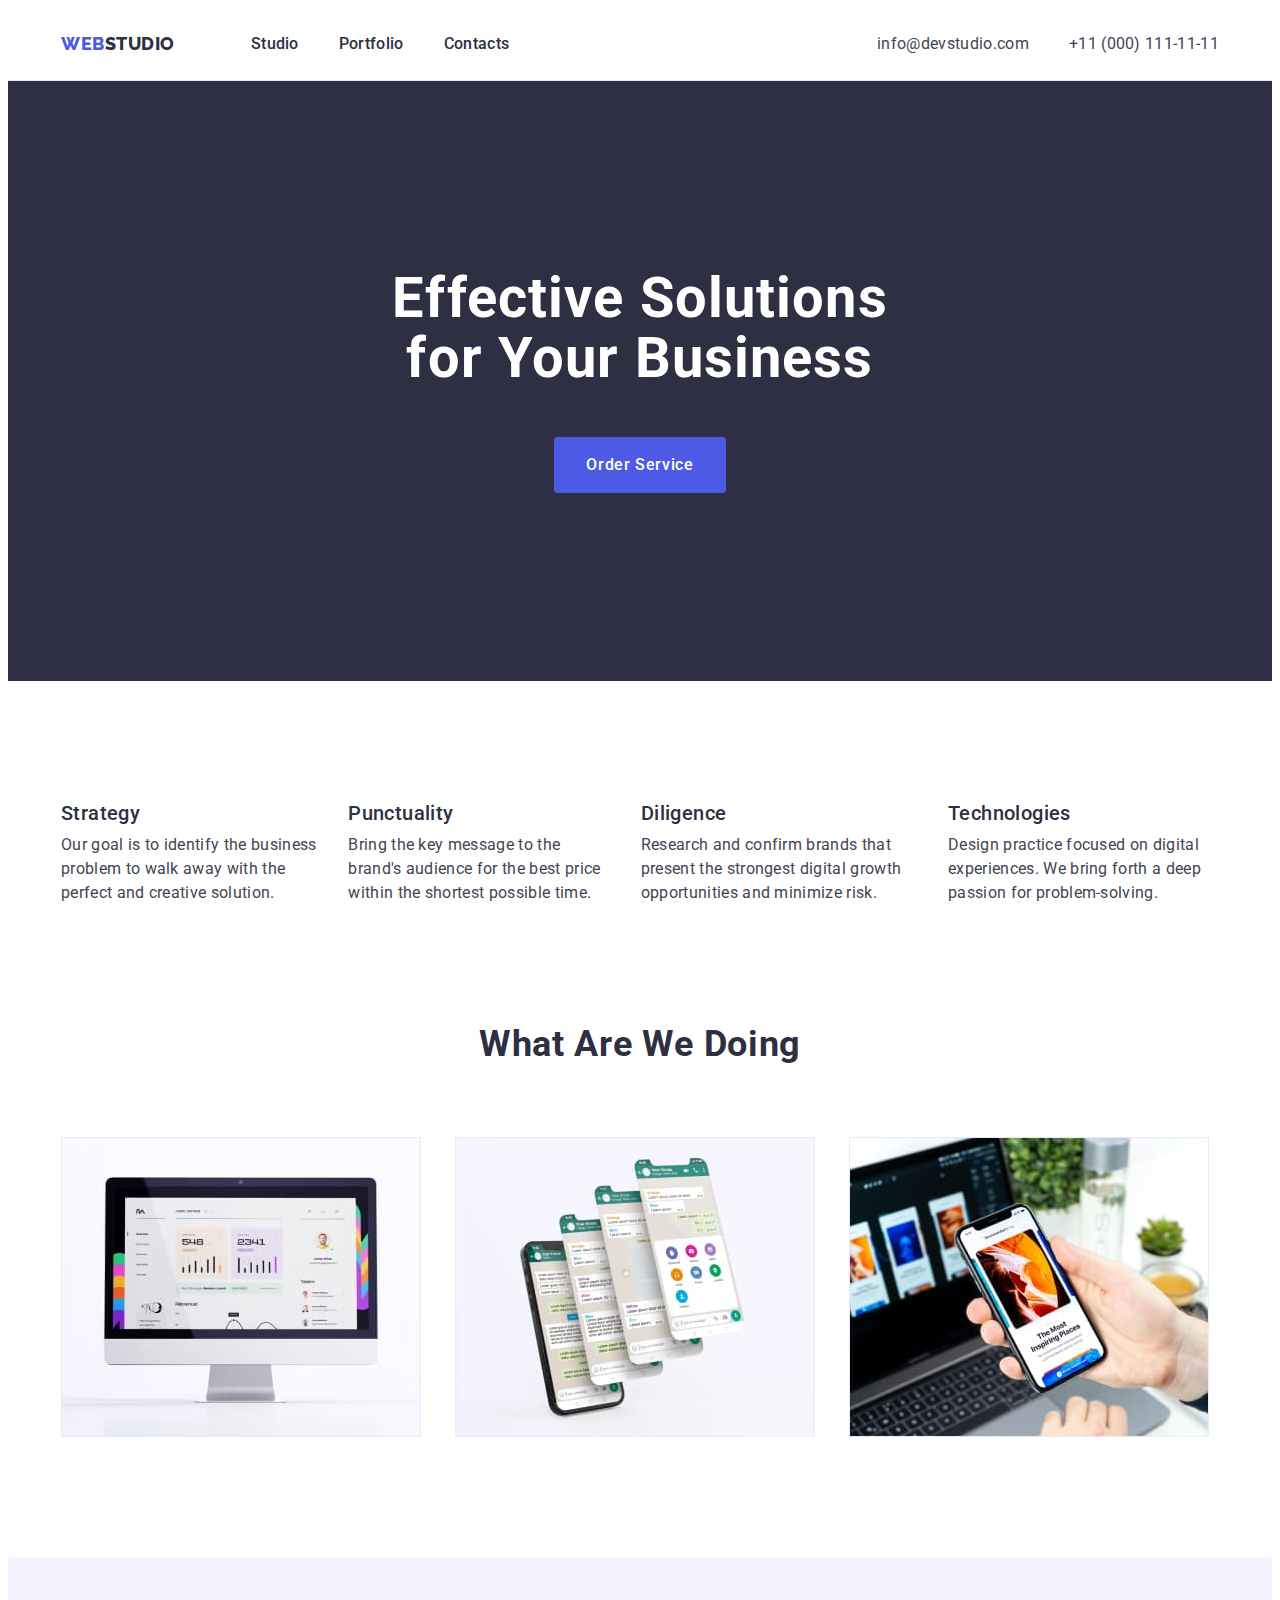
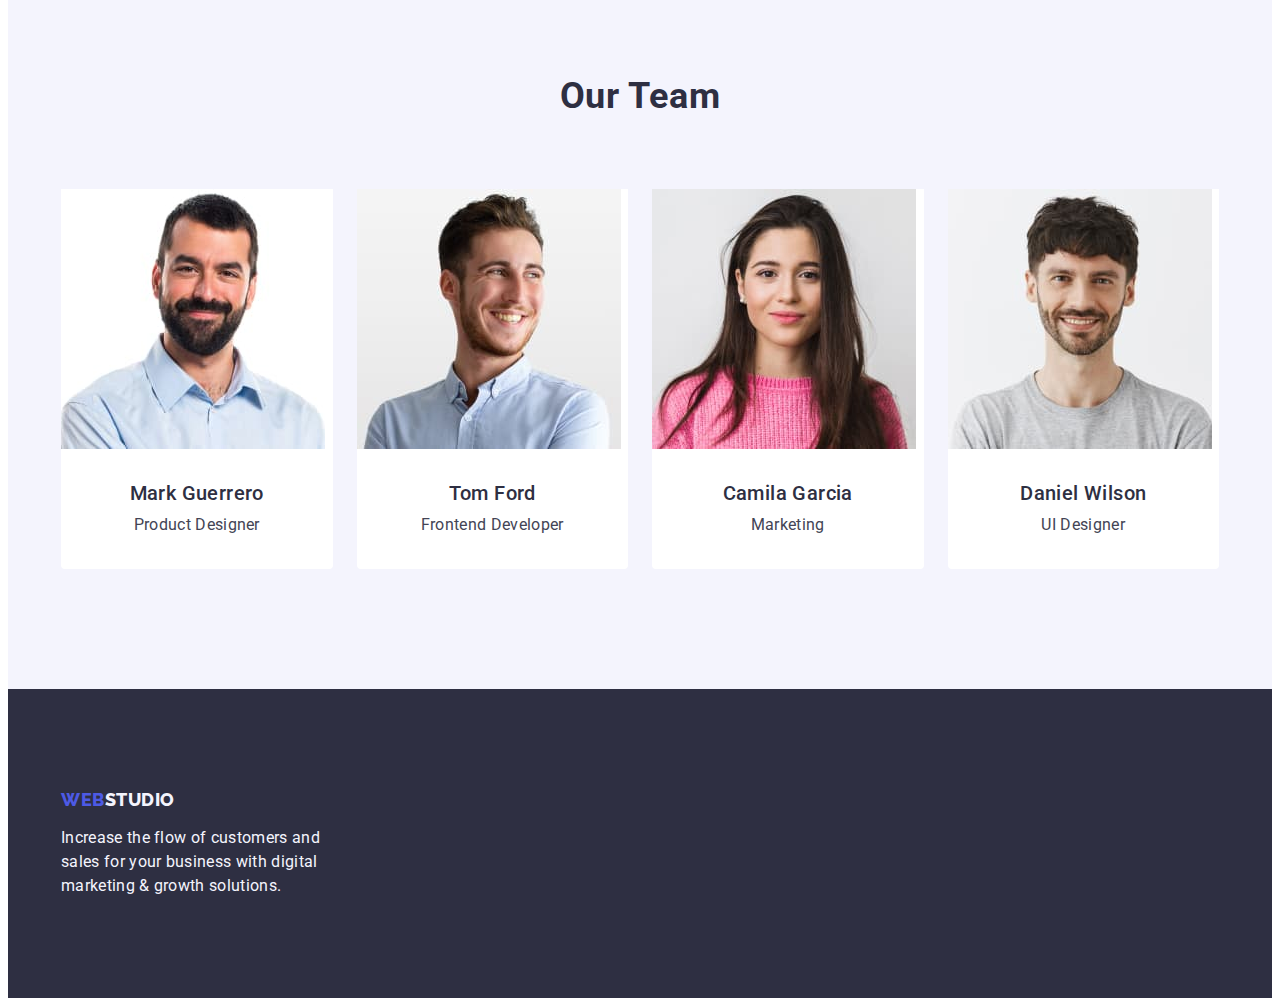
<file: index.html>
<!DOCTYPE html>
<html lang="en">
  <head>
    <meta charset="UTF-8" />
    <meta http-equiv="X-UA-Compatible" content="IE=edge" />
    <meta name="viewport" content="width=device-width, initial-scale=1.0" />
    <title>Main Page</title>
    <link rel="preconnect" href="https://fonts.googleapis.com" />
    <link rel="preconnect" href="https://fonts.gstatic.com" crossorigin />
    <link href="https://fonts.googleapis.com/css2?family=Raleway:wght@800&family=Roboto:wght@400;500;700;900&display=swap" rel="stylesheet" />
    <link
      rel="stylesheet"
      href="https://cdnjs.cloudflare.com/ajax/libs/modern-normalize/1.1.0/modern-normalize.min.css"
      integrity="sha512-wpPYUAdjBVSE4KJnH1VR1HeZfpl1ub8YT/NKx4PuQ5NmX2tKuGu6U/JRp5y+Y8XG2tV+wKQpNHVUX03MfMFn9Q=="
      crossorigin="anonymous"
      referrerpolicy="no-referrer"
    />
    <link rel="stylesheet" href="./css/styles.css" />
  </head>
  <body>
    <!--Header-->
    <header class="header">
      <div class="container header-container">
        <nav class="header-navigation">
          <a class="header-logo link" href="./index.html">Web<span class="span-logo">Studio</span></a>
          <ul class="header-list list">
            <li class="header-item"><a class="header-link link" href="./index.html">Studio</a></li>
            <li class="header-item"><a class="header-link link" href="./portfolio.html">Portfolio</a></li>
            <li class="header-item"><a class="header-link link" href="">Contacts</a></li>
          </ul>
        </nav>
        <address class="address">
          <ul class="address-list list">
            <li><a class="link header-email-phone" href="mailto:info@devstudio.com">info@devstudio.com</a></li>
            <li><a class="link header-email-phone" href="tel:+110001111111">+11 (000) 111-11-11</a></li>
          </ul>
        </address>
      </div>
    </header>
    <!--Main content-->
    <main>
      <!--Hero-->
      <section class="hero-section section">
        <h1 class="hero-title">Effective Solutions for Your Business</h1>
        <button class="hero-button" type="button">Order Service</button>
      </section>
      <!--Features-->
      <section class="section-features section">
        <div class="container">
          <h2 class="features-title visually-hidden">Features</h2>
          <ul class="features-list list">
            <li>
              <h3 class="feature-name">Strategy</h3>
              <p class="feature-description">Our goal is to identify the business problem to walk away with the perfect and creative solution.</p>
            </li>
            <li>
              <h3 class="feature-name">Punctuality</h3>
              <p class="feature-description">Bring the key message to the brand's audience for the best price within the shortest possible time.</p>
            </li>
            <li>
              <h3 class="feature-name">Diligence</h3>
              <p class="feature-description">
                Research and confirm brands that present the strongest digital growth opportunities and minimize risk.
              </p>
            </li>
            <li>
              <h3 class="feature-name">Technologies</h3>
              <p class="feature-description">Design practice focused on digital experiences. We bring forth a deep passion for problem-solving.</p>
            </li>
          </ul>
        </div>
      </section>
      <!--Portfolio-->
      <section class="work-examples section">
        <div class="container">
          <h2 class="examples-title">What are we doing</h2>
          <ul class="examples-list list">
            <li class="examples-item"><img src="./images/portfolio1.jpg" alt="Portfolio, available options" width="360" height="300" /></li>
            <li class="examples-item"><img src="./images/portfolio2.jpg" alt="Portfolio, available options" width="360" height="300" /></li>
            <li class="examples-item"><img src="./images/portfolio3.jpg" alt="Portfolio, available options" width="360" height="300" /></li>
          </ul>
        </div>
      </section>
      <!--Contacts-->
      <section class="section-contacts section">
        <div class="container">
          <h2 class="contacts-title">Our Team</h2>
          <ul class="contacts-list list">
            <li class="contacts-items">
              <img src="./images/teammember1.jpg" alt="Team members photo" width="264" height="260" />
              <h3 class="contact-name">Mark Guerrero</h3>
              <p class="contact-position">Product Designer</p>
            </li>
            <li class="contacts-items">
              <img src="./images/teammember2.jpg" alt="Team members photo" width="264" height="260" />
              <h3 class="contact-name">Tom Ford</h3>
              <p class="contact-position">Frontend Developer</p>
            </li>
            <li class="contacts-items">
              <img src="./images/teammember3.jpg" alt="Team members photo" width="264" height="260" />
              <h3 class="contact-name">Camila Garcia</h3>
              <p class="contact-position">Marketing</p>
            </li>
            <li class="contacts-items">
              <img src="./images/teammember4.jpg" alt="Team members photo" width="264" height="260" />
              <h3 class="contact-name">Daniel Wilson</h3>
              <p class="contact-position">UI Designer</p>
            </li>
          </ul>
        </div>
      </section>
    </main>
    <!--Footer-->
    <footer class="footer">
      <div class="container">
        <a class="footer-logo link" href="./index.html">Web<span class="span-logo-footer">Studio</span></a>
        <p class="footer-text">Increase the flow of customers and sales for your business with digital marketing & growth solutions.</p>
      </div>
    </footer>
  </body>
</html>
</file>
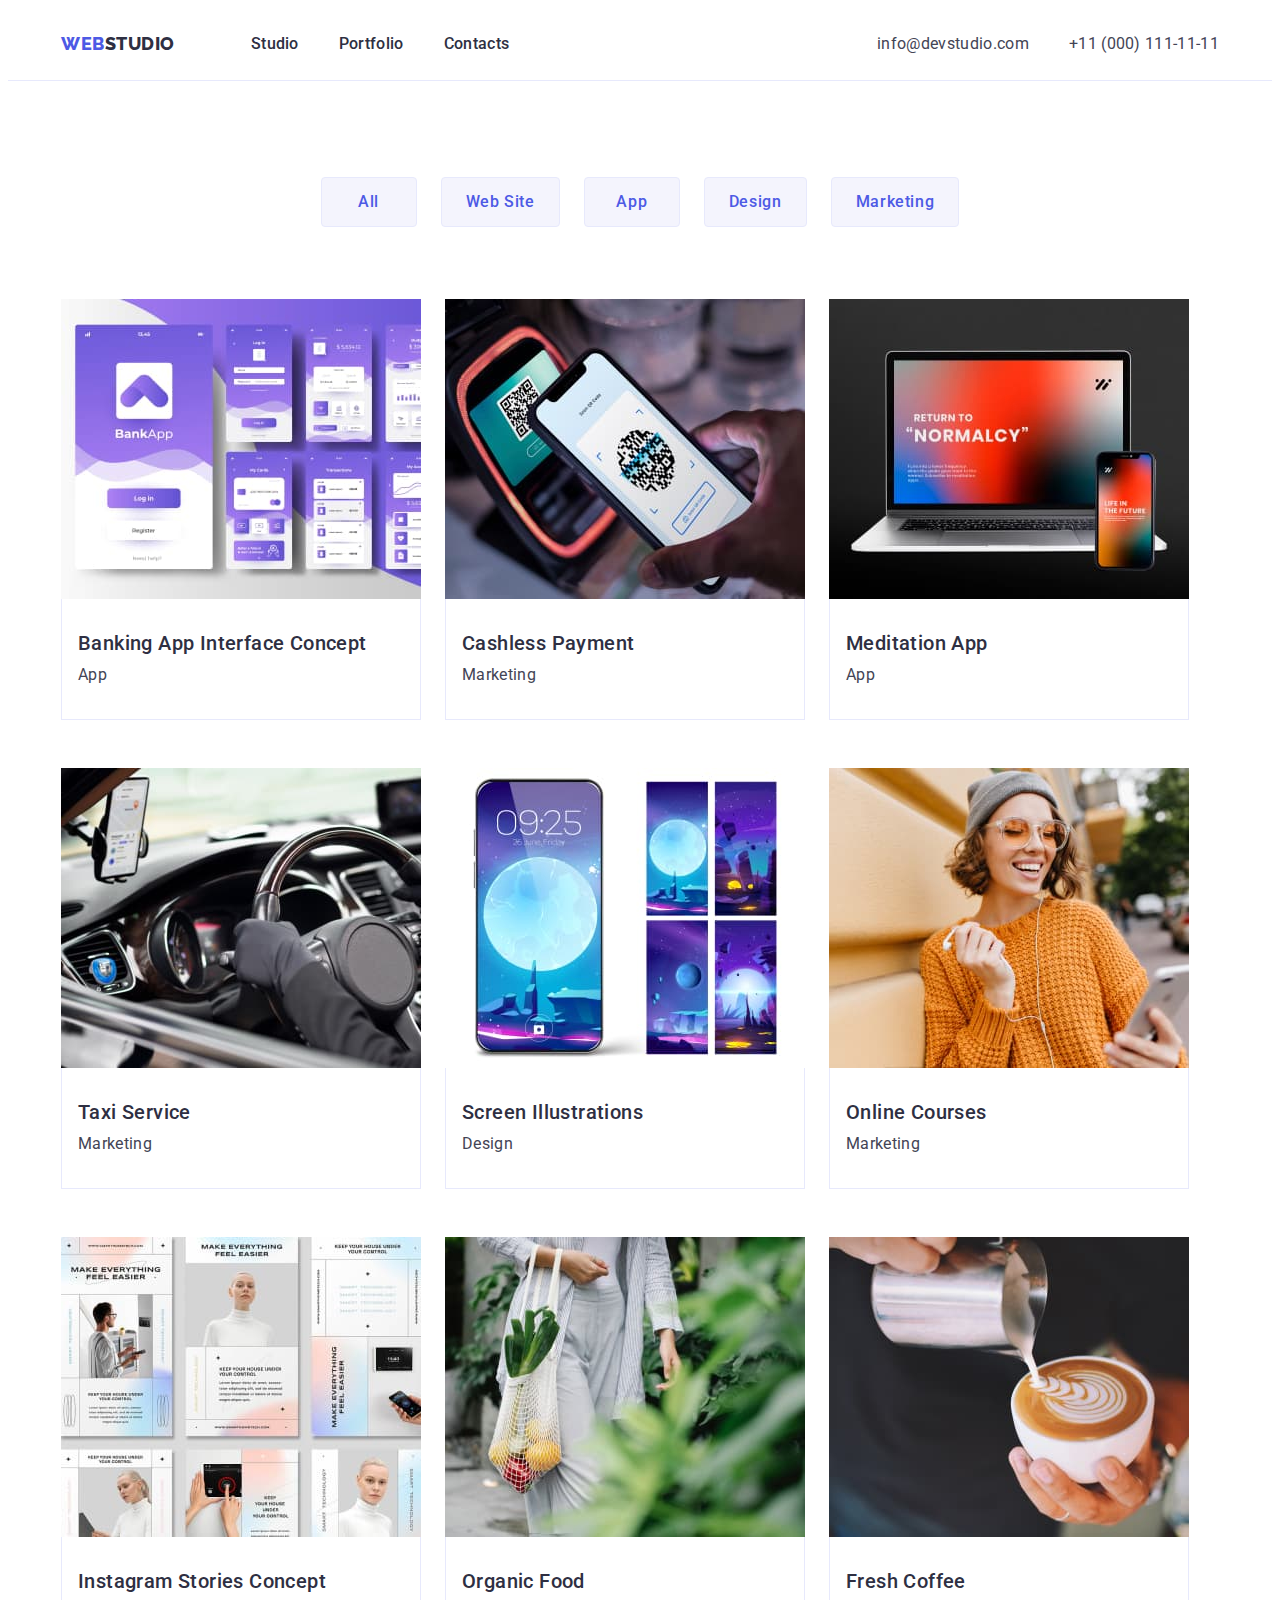
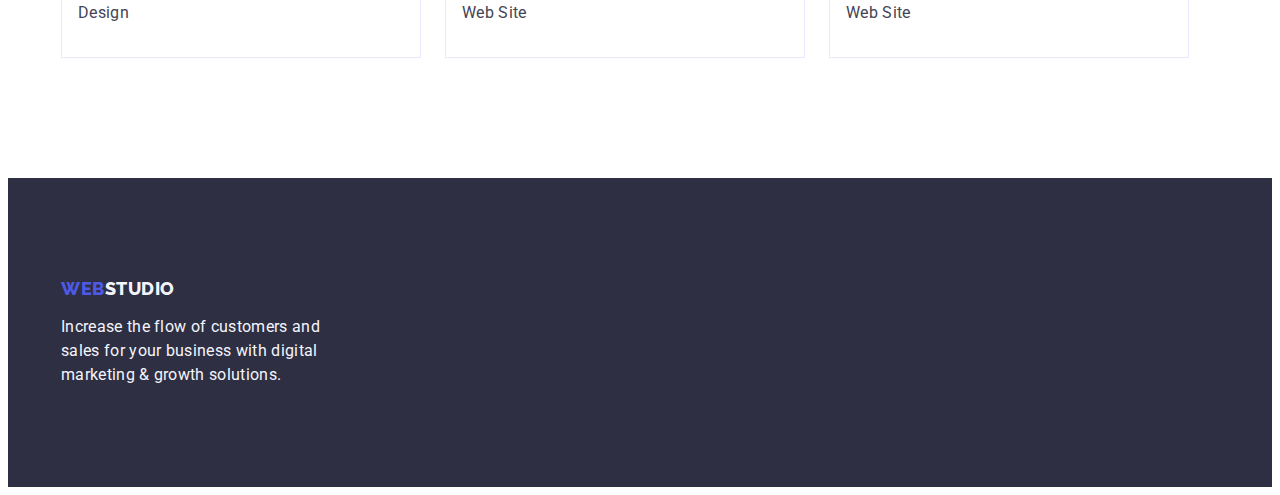
<file: portfolio.html>
<!DOCTYPE html>
<html lang="en">
  <head>
    <meta charset="UTF-8" />
    <meta http-equiv="X-UA-Compatible" content="IE=edge" />
    <meta name="viewport" content="width=device-width, initial-scale=1.0" />
    <title>Portfolio</title>
    <link rel="preconnect" href="https://fonts.googleapis.com" />
    <link rel="preconnect" href="https://fonts.gstatic.com" crossorigin />
    <link href="https://fonts.googleapis.com/css2?family=Raleway:wght@800&family=Roboto:wght@400;500;700;900&display=swap" rel="stylesheet" />
    <link
      rel="stylesheet"
      href="https://cdnjs.cloudflare.com/ajax/libs/modern-normalize/1.1.0/modern-normalize.min.css"
      integrity="sha512-wpPYUAdjBVSE4KJnH1VR1HeZfpl1ub8YT/NKx4PuQ5NmX2tKuGu6U/JRp5y+Y8XG2tV+wKQpNHVUX03MfMFn9Q=="
      crossorigin="anonymous"
      referrerpolicy="no-referrer"
    />
    <link rel="stylesheet" href="./css/styles.css" />
  </head>
  <body>
    <!--Header-->
    <header class="header">
      <div class="container header-container">
        <nav class="header-navigation">
          <a class="header-logo link" href="./portfolio.html">Web<span class="span-logo">Studio</span></a>
          <ul class="header-list list">
            <li class="header-item"><a class="header-link link" href="./index.html">Studio</a></li>
            <li class="header-item"><a class="header-link link" href="./portfolio.html">Portfolio</a></li>
            <li class="header-item"><a class="header-link link" href="">Contacts</a></li>
          </ul>
        </nav>
        <address class="address">
          <ul class="address-list list">
            <li><a class="link header-email-phone" href="mailto:info@devstudio.com">info@devstudio.com</a></li>
            <li><a class="link header-email-phone" href="tel:+110001111111">+11 (000) 111-11-11</a></li>
          </ul>
        </address>
      </div>
    </header>
    <!--Main content-->
    <main>
      <!--Main section, options-->
      <section class="portfolio-section">
        <div class="container">
          <h1 class="visually-hidden">Portfolio</h1>
          <ul class="filter list">
            <li class="filer-item"><button class="filter-button" type="button">All</button></li>
            <li><button class="filter-button" type="button">Web Site</button></li>
            <li><button class="filter-button" type="button">App</button></li>
            <li><button class="filter-button" type="button">Design</button></li>
            <li><button class="filter-button" type="button">Marketing</button></li>
          </ul>
          <ul class="filter-list list">
            <li class="filter-item-card">
              <a class="link" href="">
                <img src="./images/img-portf-1.jpg" alt="Banking App Interface Concept" width="360" height="300" />
                <div class="portfolio-item-description">
                  <h2 class="portfolio-item">Banking App Interface Concept</h2>
                  <p class="item-description">App</p>
                </div>
              </a>
            </li>
            <li class="filter-item-card">
              <a class="link" href="">
                <img src="./images/img-portf-2.jpg" alt="Cashless Payment" width="360" height="300" />
                <div class="portfolio-item-description">
                  <h2 class="portfolio-item">Cashless Payment</h2>
                  <p class="item-description">Marketing</p>
                </div>
              </a>
            </li>
            <li class="filter-item-card">
              <a class="link" href="">
                <img src="./images/img-portf-3.jpg" alt="Meditation App" width="360" height="300" />
                <div class="portfolio-item-description">
                  <h2 class="portfolio-item">Meditation App</h2>
                  <p class="item-description">App</p>
                </div>
              </a>
            </li>
            <li class="filter-item-card">
              <a class="link" href="">
                <img src="./images/img-portf-4.jpg" alt="Taxi Service" width="360" height="300" />
                <div class="portfolio-item-description">
                  <h2 class="portfolio-item">Taxi Service</h2>
                  <p class="item-description">Marketing</p>
                </div>
              </a>
            </li>
            <li class="filter-item-card">
              <a class="link" href="">
                <img src="./images/img-portf-5.jpg" alt="Screen Illustrations" width="360" height="300" />
                <div class="portfolio-item-description">
                  <h2 class="portfolio-item">Screen Illustrations</h2>
                  <p class="item-description">Design</p>
                </div>
              </a>
            </li>
            <li class="filter-item-card">
              <a class="link" href="">
                <img src="./images/img-portf-6.jpg" alt="Online Courses" width="360" height="300" />
                <div class="portfolio-item-description">
                  <h2 class="portfolio-item">Online Courses</h2>
                  <p class="item-description">Marketing</p>
                </div>
              </a>
            </li>
            <li class="filter-item-card">
              <a class="link" href="">
                <img src="./images/img-portf-7.jpg" alt="Instagram Stories Concept" width="360" height="300" />
                <div class="portfolio-item-description">
                  <h2 class="portfolio-item">Instagram Stories Concept</h2>
                  <p class="item-description">Design</p>
                </div>
              </a>
            </li>
            <li class="filter-item-card">
              <a class="link" href="">
                <img src="./images/img-portf-8.jpg" alt="Organic Food" width="360" height="300" />
                <div class="portfolio-item-description">
                  <h2 class="portfolio-item">Organic Food</h2>
                  <p class="item-description">Web Site</p>
                </div>
              </a>
            </li>
            <li class="filter-item-card">
              <a class="link" href="">
                <img src="./images/img-portf-9.jpg" alt="Fresh Coffee" width="360" height="300" />
                <div class="portfolio-item-description">
                  <h2 class="portfolio-item">Fresh Coffee</h2>
                  <p class="item-description">Web Site</p>
                </div>
              </a>
            </li>
          </ul>
        </div>
      </section>
    </main>
    <!--Footer-->
    <footer class="footer">
      <div class="container">
        <a class="footer-logo link" href="./index.html">Web<span class="span-logo-footer">Studio</span></a>
        <p class="footer-text">Increase the flow of customers and sales for your business with digital marketing & growth solutions.</p>
      </div>
    </footer>
  </body>
</html>
</file>
<file: css/styles.css>
p,
h1,
h2,
h3,
h4,
h5,
h6 {
  margin: 0;
}
ul {
  margin: 0;
  padding-left: 0;
}
img {
  display: block;
  max-width: 100%;
  height: auto;
}

body {
  font-family: "Roboto", sans-serif;
  color: #434455;
  background-color: var(--main-page-background);
}
:root {
  --title-color: #2e2f42;
  --background-color: #e5e5e5;
  --logo-color: #4d5ae5;
  --main-color: #434455;
  --filter-background: #f4f4fd;
  --main-page-background: #ffffff;
}

.section {
  padding-top: 120px;
  padding-bottom: 120px;
}
.container {
  margin-right: auto;
  margin-left: auto;
  width: 1158px;
  padding-left: 15px;
  padding-right: 15px;
}
.list {
  list-style: none;
}
.link {
  text-decoration: none;
}
/*Header*/
.header-container {
  display: flex;
  align-items: center;
}
.header {
  border-bottom: 1px solid #e7e9fc;
  padding-top: 24px;
  padding-bottom: 24px;
}
.header-navigation {
  display: flex;
  align-items: center;
  margin-right: auto;
}
.header-logo {
  font-family: "Raleway", sans-serif;
  font-weight: 800;
  font-size: 18px;
  line-height: 1.17;
  letter-spacing: 0.03em;
  text-transform: uppercase;
  color: var(--logo-color);
  margin-right: 76px;
}
.span-logo {
  color: var(--title-color);
}
.header-list {
  display: flex;
  gap: 40px;
}
.header-item {
}
.header-link {
  font-weight: 500;
  font-size: 16px;
  line-height: 1.5;
  letter-spacing: 0.02em;
  color: var(--title-color);
}
.header-link:hover,
.header-link:focus {
  color: #404bbf;
}
.address {
  font-style: normal;
}
.address-list {
  display: flex;
  gap: 40px;
}
.header-email-phone {
  font-family: "Roboto", sans-serif;
  font-style: normal;
  font-weight: 400;
  font-size: 16px;
  font-style: normal;
  line-height: 1.5;
  letter-spacing: 0.02em;
  color: var(--main-color);
}
.header-email-phone:hover,
.header-email-phone:focus {
  color: #404bbf;
}
/*Studio page main*/
.hero-section {
  background-color: var(--title-color);
  text-align: center;
  padding-top: 188px;
  padding-bottom: 188px;
}
.hero-title {
  font-weight: 700;
  font-size: 56px;
  line-height: 1.07;
  letter-spacing: 0.02em;
  color: #ffffff;
  margin-bottom: 48px;
  margin-left: auto;
  margin-right: auto;
  width: 496px;
}
.hero-button {
  font-family: "Roboto", sans-serif;
  font-weight: 500;
  font-size: 16px;
  line-height: 1.5;
  letter-spacing: 0.04em;
  color: #ffffff;
  cursor: pointer;
  background-color: var(--logo-color);
  padding: 16px 32px;
  display: block;
  margin: 0 auto;
  border-radius: 4px;
  border: 0px;
}
.hero-button:hover,
.hero-button:focus {
  background-color: #404bbf;
}
.section-features {
}
.features-list {
  display: flex;
  gap: 24px;
}
.feature-name {
  font-weight: 500;
  font-size: 20px;
  line-height: 1.2;
  letter-spacing: 0.02em;
  color: var(--title-color);
  margin-bottom: 8px;
}
.feature-description {
  font-weight: 400;
  font-size: 16px;
  line-height: 1.5;
  letter-spacing: 0.02em;
}
.work-examples {
  padding-top: 0;
}
.examples-list {
  display: flex;
  gap: 24px;
}
.examples-item {
  width: calc((100% - 48px) / 3);
}
.examples-title {
  font-weight: 700;
  font-size: 36px;
  line-height: 1.11;
  letter-spacing: 0.02em;
  text-align: center;
  text-transform: capitalize;
  color: var(--title-color);
  margin-bottom: 72px;
}
.section-contacts {
  background-color: #f4f4fd;
  padding: 120px 0;
}
.contacts-list {
  display: flex;
  gap: 24px;
}
.contacts-items {
  background-color: #ffffff;
  width: calc((100% - 72px) / 4);
  border-radius: 0px 0px 4px 4px;
  padding-bottom: 32px;
}
.contacts-title {
  font-weight: 700;
  font-size: 36px;
  line-height: 1.11;
  letter-spacing: 0.02em;
  text-align: center;
  text-transform: capitalize;
  color: var(--title-color);
  margin-bottom: 72px;
}
/*.card-content {
  padding: 32px 16px;
}*/
.contact-name {
  font-weight: 500;
  font-size: 20px;
  line-height: 1.2;
  letter-spacing: 0.02em;
  text-align: center;
  color: var(--title-color);
  margin-top: 32px;
  margin-bottom: 8px;
}
.contact-position {
  font-weight: 400;
  font-size: 16px;
  line-height: 1.5;
  letter-spacing: 0.02em;
  text-align: center;
  /*padding-top: 8px;
  padding-bottom: 32px;*/
}
/*Footer*/
.footer {
  background-color: #2e2f42;
  padding-top: 100px;
  padding-bottom: 100px;
}
.footer-logo {
  font-family: "Raleway", sans-serif;
  font-weight: 800;
  font-size: 18px;
  line-height: 1.17;
  letter-spacing: 0.03em;
  text-transform: uppercase;
  color: var(--logo-color);
  display: block;
  margin-bottom: 16px;
}
.footer-text {
  font-weight: 400;
  font-size: 16px;
  line-height: 1.5;
  letter-spacing: 0.02em;
  color: #f4f4fd;
  display: block;
  width: 264px;
}
.span-logo-footer {
  color: #f4f4fd;
}
/*Portfolio*/

.portfolio-section {
  padding-top: 96px;
  padding-bottom: 120px;
}
.filter {
  display: flex;
  gap: 24px;
  margin-bottom: 72px;
  justify-content: center;
}
.visually-hidden {
  position: absolute;
  width: 1px;
  height: 1px;
  margin: -1px;
  border: 0;
  padding: 0;
  white-space: nowrap;
  clip-path: inset(100%);
  clip: rect(0 0 0 0);
  overflow: hidden;
}
.filter-list {
  display: flex;
  gap: 48px 24px;
  flex-wrap: wrap;
}
.filter-item-card {
  width: calc((100% - 48px) / 3);
  width: 360px;
}

.filter-button {
  font-family: "Roboto", sans-serif;
  font-weight: 500;
  font-size: 16px;
  line-height: 1.5;
  letter-spacing: 0.02em;
  align-items: center;
  text-align: center;
  letter-spacing: 0.04em;
  color: var(--logo-color);
  cursor: pointer;
  background-color: var(--filter-background);
  padding: 12px 24px;
  min-width: 96px;
  min-height: 48px;
  border: 1px solid #e7e9fc;
  border-radius: 4px;
}
.filter-button:hover,
.filter-button:focus {
  color: #ffffff;
  background-color: #404bbf;
}
.portfolio-item {
  font-weight: 500;
  font-size: 20px;
  line-height: 1.2;
  letter-spacing: 0.02em;
  color: var(--title-color);
  margin-bottom: 8px;
}
.item-description {
  font-size: 16px;
  line-height: 1.5;
  letter-spacing: 0.02em;
  color: var(--main-color);
}
.portfolio-item-description {
  padding: 32px 16px;
  border-right: 1px solid #e7e9fc;
  border-left: 1px solid #e7e9fc;
  border-bottom: 1px solid #e7e9fc;
}
</file>
